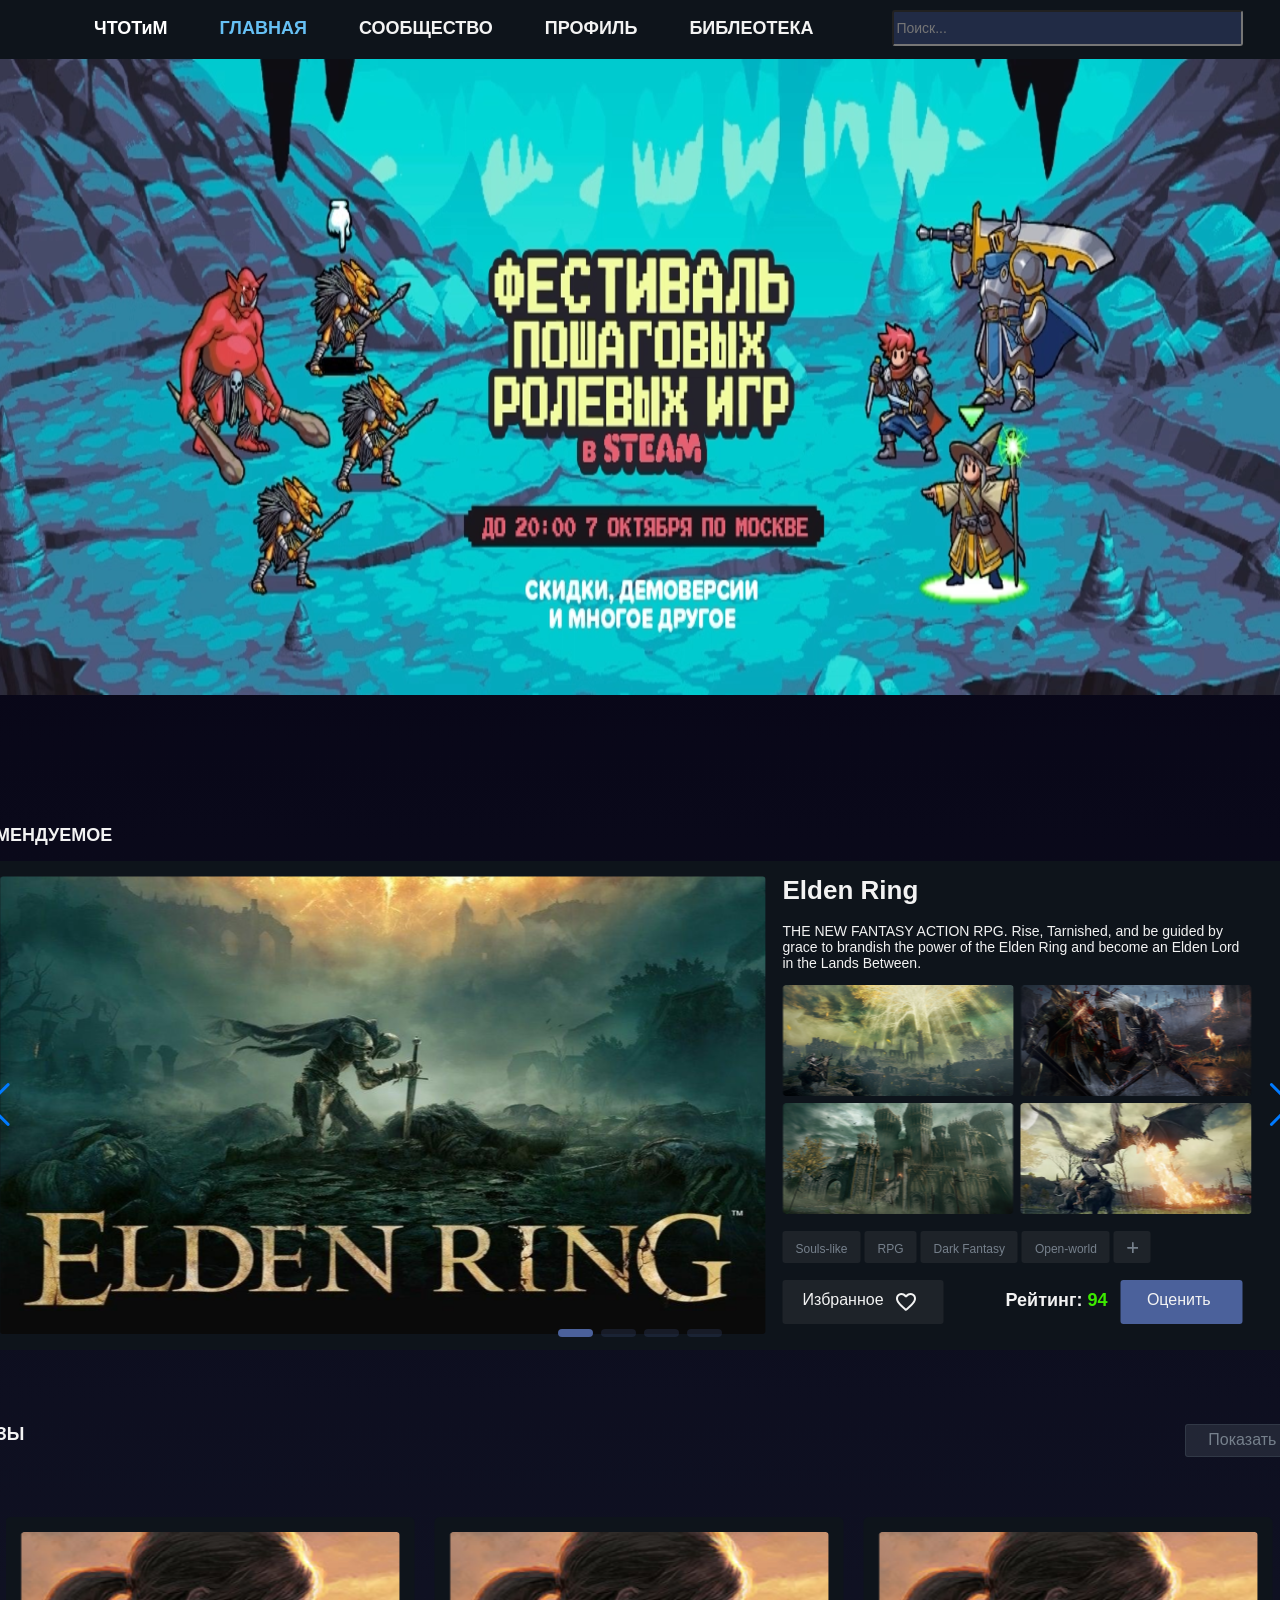
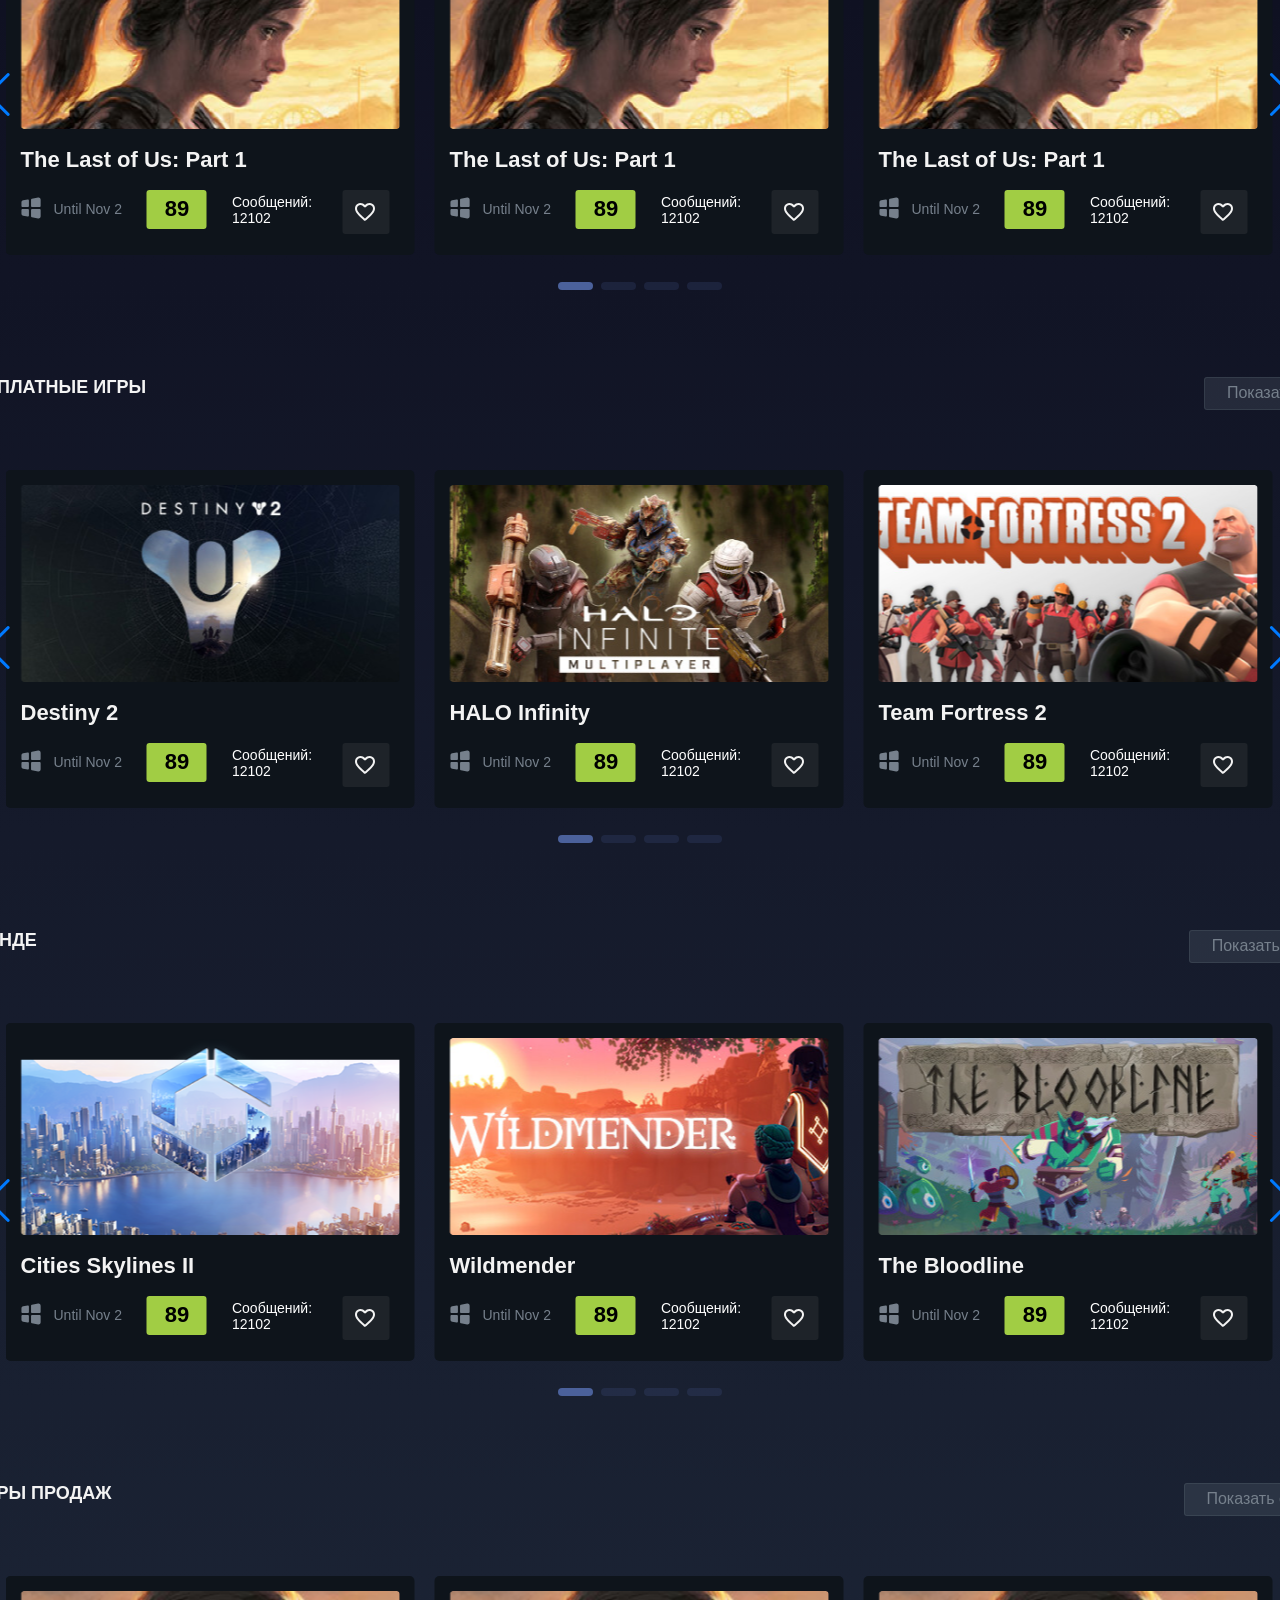
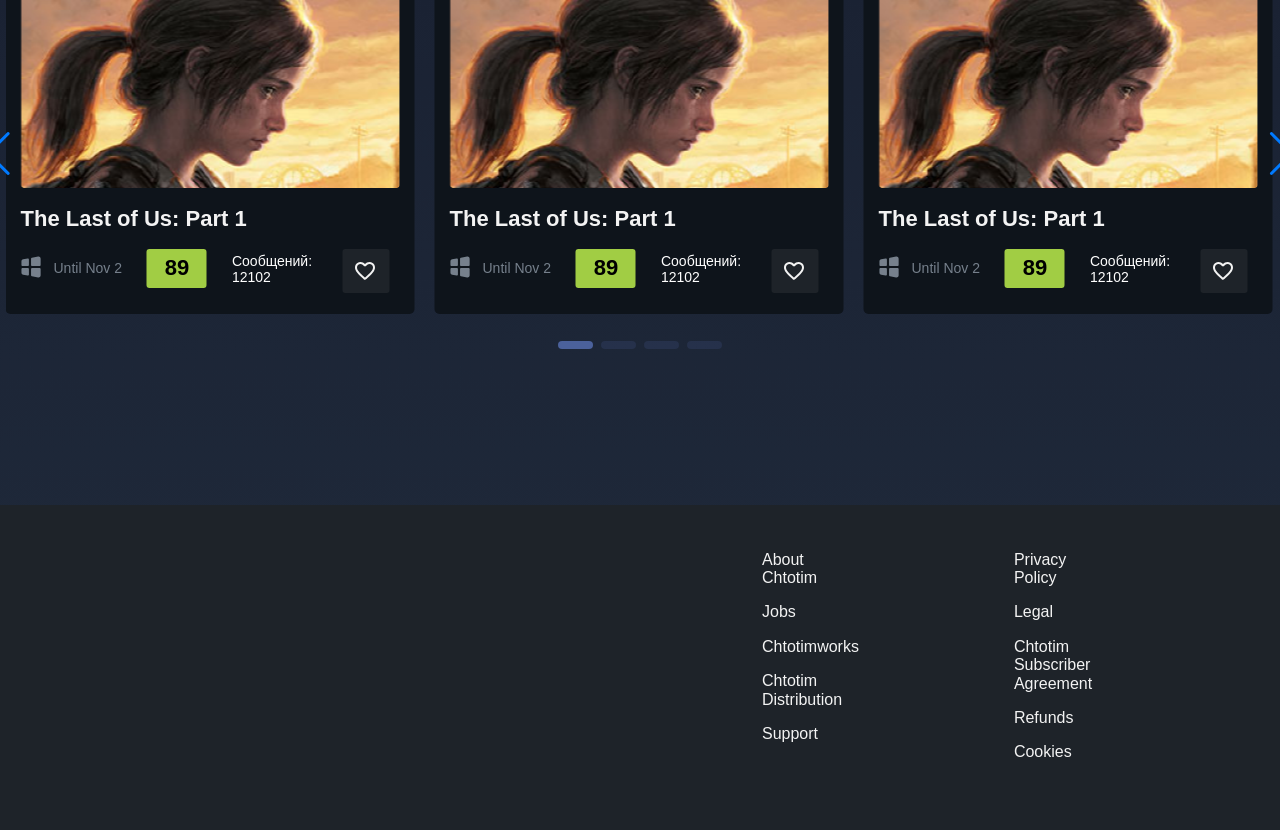
<file: index.html>
<!DOCTYPE html>
<html lang="en">

<head>
    <meta charset="UTF-8">
    <meta name="viewport" content="width=device-width, initial-scale=1.0">
    <title>Document</title>
    <link rel="stylesheet" href="https://cdn.jsdelivr.net/npm/swiper@11/swiper-bundle.min.css" />
    <link rel="stylesheet" href="./styles.css" />
    <link rel="stylesheet" href="./normalize.css" />
</head>

<body class="body">
    <header class="header">
        <div class="nav__container">
            <div class="logo">ЧТОТиМ</div>
            <a class="active__button" href='#'>ГЛАВНАЯ</a>
            <a class="static__button" href='#'>СООБЩЕСТВО</a>
            <a class="static__button" href='#'>ПРОФИЛЬ</a>
            <a class="static__button" href='#'>БИБЛЕОТЕКА</a>
        </div>
        <form class="header__form">
            <input class="header__search" type="search" placeholder="Поиск...">
        </form>
        <div class="buttons__container">
            <div class="button">
                <div class="tracking__button--image"></div>
            </div>
            <div class="button"></button>
                <div class="notification__button--image"></div>
            </div>
            <div class="profile__button"></button>
                <div class="profile__button--image"></div>
                <div class="profile__button--user-name">exam name</div>
                <div class="profile__rating--container">
                    <div class="profile__button--rating-dynamic">4.25</div>
                    <div class="profile__button--rating-static">/5</div>
                </div>
            </div>
        </div>
    </header>

    <main class="main">
        <div class="main__picture"></div>
        <h2 class="title__rec">РЕКОМЕНДУЕМОЕ</h2>
        <div class="swiper">
            <!-- Additional required wrapper -->
            <div class="swiper-wrapper">
                <a href="./game.html" style="display: block;">
                    <div class="swiper-slide rec__slide">
                        <div class="slide__image"></div>
                        <div class="slide__container">
                            <h1 class="title__slide">Elden Ring</h1>
                            <p class="slide__text">THE NEW FANTASY ACTION RPG. Rise, Tarnished, and be guided by grace
                                to
                                brandish the power of the Elden Ring and become an Elden Lord in the Lands Between.
                            </p>
                            <div class="grid__container">
                                <div class="grid__elem--1"></div>
                                <div class="grid__elem--2"></div>
                                <div class="grid__elem--3"></div>
                                <div class="grid__elem--4"></div>
                            </div>
                            <div class="style__container">
                                <div class="style__block">
                                    <p class="style__name">Souls-like</p>
                                </div>
                                <div class="style__block">
                                    <p class="style__name">RPG</p>
                                </div>
                                <div class="style__block">
                                    <p class="style__name">Dark Fantasy</p>
                                </div>
                                <div class="style__block">
                                    <p class="style__name">Open-world</p>
                                </div>
                                <div class="style__block">
                                    <div class="style__add"></div>
                                </div>
                            </div>
                            <div class="slide__footer--container">
                                <div class="slide__favorite--button">
                                    <div class="favorite__text">Избранное</div>
                                    <div class="favorite__icon"></div>
                                </div>
                                <div class="slide__rating">Рейтинг:</div>
                                <div class="slide__rating--dynamic">94</div>
                                <div class="slide__button--review">
                                    <div class="review__text">Оценить</div>
                                </div>
                            </div>
                        </div>
                    </div>
                </a>
                <div class="swiper-slide rec__slide">
                    <div class="slide__image"></div>
                    <div class="slide__container">
                        <h1 class="title__slide">Elden Ring</h1>
                        <p class="slide__text">THE NEW FANTASY ACTION RPG. Rise, Tarnished, and be guided by grace to
                            brandish the power of the Elden Ring and become an Elden Lord in the Lands Between.
                        </p>
                        <div class="grid__container">
                            <div class="grid__elem--1"></div>
                            <div class="grid__elem--2"></div>
                            <div class="grid__elem--3"></div>
                            <div class="grid__elem--4"></div>
                        </div>
                        <div class="style__container">
                            <div class="style__block">
                                <p class="style__name">Souls-like</p>
                            </div>
                            <div class="style__block">
                                <p class="style__name">RPG</p>
                            </div>
                            <div class="style__block">
                                <p class="style__name">Dark Fantasy</p>
                            </div>
                            <div class="style__block">
                                <p class="style__name">Open-world</p>
                            </div>
                            <div class="style__block">
                                <div class="style__add"></div>
                            </div>
                        </div>
                        <div class="slide__footer--container">
                            <div class="slide__favorite--button">
                                <div class="favorite__text">Избранное</div>
                                <div class="favorite__icon"></div>
                            </div>
                            <div class="slide__rating">Рейтинг:</div>
                            <div class="slide__rating--dynamic">94</div>
                            <div class="slide__button--review">
                                <div class="review__text">Оценить</div>
                            </div>
                        </div>
                    </div>
                </div>

                <div class="swiper-slide rec__slide">
                    <div class="slide__image"></div>
                    <div class="slide__container">
                        <h1 class="title__slide">Elden Ring</h1>
                        <p class="slide__text">THE NEW FANTASY ACTION RPG. Rise, Tarnished, and be guided by grace to
                            brandish the power of the Elden Ring and become an Elden Lord in the Lands Between.
                        </p>
                        <div class="grid__container">
                            <div class="grid__elem--1"></div>
                            <div class="grid__elem--2"></div>
                            <div class="grid__elem--3"></div>
                            <div class="grid__elem--4"></div>
                        </div>
                        <div class="style__container">
                            <div class="style__block">
                                <p class="style__name">Souls-like</p>
                            </div>
                            <div class="style__block">
                                <p class="style__name">RPG</p>
                            </div>
                            <div class="style__block">
                                <p class="style__name">Dark Fantasy</p>
                            </div>
                            <div class="style__block">
                                <p class="style__name">Open-world</p>
                            </div>
                            <div class="style__block">
                                <div class="style__add"></div>
                            </div>
                        </div>
                        <div class="slide__footer--container">
                            <div class="slide__favorite--button">
                                <div class="favorite__text">Избранное</div>
                                <div class="favorite__icon"></div>
                            </div>
                            <div class="slide__rating">Рейтинг:</div>
                            <div class="slide__rating--dynamic">94</div>
                            <div class="slide__button--review">
                                <div class="review__text">Оценить</div>
                            </div>
                        </div>
                    </div>
                </div>

                <div class="swiper-slide rec__slide">
                    <div class="slide__image"></div>
                    <div class="slide__container">
                        <h1 class="title__slide">Elden Ring</h1>
                        <p class="slide__text">THE NEW FANTASY ACTION RPG. Rise, Tarnished, and be guided by grace to
                            brandish the power of the Elden Ring and become an Elden Lord in the Lands Between.
                        </p>
                        <div class="grid__container">
                            <div class="grid__elem--1"></div>
                            <div class="grid__elem--2"></div>
                            <div class="grid__elem--3"></div>
                            <div class="grid__elem--4"></div>
                        </div>
                        <div class="style__container">
                            <div class="style__block">
                                <p class="style__name">Souls-like</p>
                            </div>
                            <div class="style__block">
                                <p class="style__name">RPG</p>
                            </div>
                            <div class="style__block">
                                <p class="style__name">Dark Fantasy</p>
                            </div>
                            <div class="style__block">
                                <p class="style__name">Open-world</p>
                            </div>
                            <div class="style__block">
                                <div class="style__add"></div>
                            </div>
                        </div>
                        <div class="slide__footer--container">
                            <div class="slide__favorite--button">
                                <div class="favorite__text">Избранное</div>
                                <div class="favorite__icon"></div>
                            </div>
                            <div class="slide__rating">Рейтинг:</div>
                            <div class="slide__rating--dynamic">94</div>
                            <div class="slide__button--review">
                                <div class="review__text">Оценить</div>
                            </div>
                        </div>
                    </div>
                </div>

                <div class="swiper-slide rec__slide">
                    <div class="slide__image"></div>
                    <div class="slide__container">
                        <h1 class="title__slide">Elden Ring</h1>
                        <p class="slide__text">THE NEW FANTASY ACTION RPG. Rise, Tarnished, and be guided by grace to
                            brandish the power of the Elden Ring and become an Elden Lord in the Lands Between.
                        </p>
                        <div class="grid__container">
                            <div class="grid__elem--1"></div>
                            <div class="grid__elem--2"></div>
                            <div class="grid__elem--3"></div>
                            <div class="grid__elem--4"></div>
                        </div>
                        <div class="style__container">
                            <div class="style__block">
                                <p class="style__name">Souls-like</p>
                            </div>
                            <div class="style__block">
                                <p class="style__name">RPG</p>
                            </div>
                            <div class="style__block">
                                <p class="style__name">Dark Fantasy</p>
                            </div>
                            <div class="style__block">
                                <p class="style__name">Open-world</p>
                            </div>
                            <div class="style__block">
                                <div class="style__add"></div>
                            </div>
                        </div>
                        <div class="slide__footer--container">
                            <div class="slide__favorite--button">
                                <div class="favorite__text">Избранное</div>
                                <div class="favorite__icon"></div>
                            </div>
                            <div class="slide__rating">Рейтинг:</div>
                            <div class="slide__rating--dynamic">94</div>
                            <div class="slide__button--review">
                                <div class="review__text">Оценить</div>
                            </div>
                        </div>
                    </div>
                </div>

            </div>
            <!-- If we need pagination -->
            <div class="swiper-pagination pagination"></div>

            <!-- If we need navigation buttons -->
            <div class="swiper-button-prev"></div>
            <div class="swiper-button-next"></div>

            <!-- If we need scrollbar -->
        </div>

        <div class="container__release">
            <div class="title__release">РЕЛИЗЫ</div>
            <button id='loadMore' class="show-more">Показать еще</button>
        </div>
        <!-- Slider main container -->
        <div id="item" class="swiper main__swiper">
            <!-- Additional required wrapper -->
            <div class="swiper-wrapper release-wrapper">
                <!-- Slides -->
                <div class="swiper-slide release__slide">
                    <div class="item__card">
                        <div class="card__image"></div>
                        <div class="card__name">The Last of Us: Part 1</div>
                        <div class="card__elem--container">
                            <div class="win__logo"></div>
                            <div class="release-date">Until Nov 2</div>
                            <div class="rating__block">
                                <div class="rating__number">89</div>
                            </div>
                            <div class="message-count">Сообщений: 12102</div>
                            <div class="slide__favorite--button--small">
                                <div class="favorite__icon"></div>
                            </div>
                        </div>
                    </div>
                    <div class="item__card">
                        <div class="card__image"></div>
                        <div class="card__name">The Last of Us: Part 1</div>
                        <div class="card__elem--container">
                            <div class="win__logo"></div>
                            <div class="release-date">Until Nov 2</div>
                            <div class="rating__block">
                                <div class="rating__number">89</div>
                            </div>
                            <div class="message-count">Сообщений: 12102</div>
                            <div class="slide__favorite--button--small">
                                <div class="favorite__icon"></div>
                            </div>
                        </div>
                    </div>
                    <div class="item__card">
                        <div class="card__image"></div>
                        <div class="card__name">The Last of Us: Part 1</div>
                        <div class="card__elem--container">
                            <div class="win__logo"></div>
                            <div class="release-date">Until Nov 2</div>
                            <div class="rating__block">
                                <div class="rating__number">89</div>
                            </div>
                            <div class="message-count">Сообщений: 12102</div>
                            <div class="slide__favorite--button--small">
                                <div class="favorite__icon"></div>
                            </div>
                        </div>
                    </div>

                </div>
                <div class="swiper-slide release__slide">
                    <div class="item__card">
                        <div class="card__image"></div>
                        <div class="card__name">The Last of Us: Part 1</div>
                        <div class="card__elem--container">
                            <div class="win__logo"></div>
                            <div class="release-date">Until Nov 2</div>
                            <div class="rating__block">
                                <div class="rating__number">89</div>
                            </div>
                            <div class="message-count">Сообщений: 12102</div>
                            <div class="slide__favorite--button--small">
                                <div class="favorite__icon"></div>
                            </div>
                        </div>
                    </div>
                    <div class="item__card">
                        <div class="card__image"></div>
                        <div class="card__name">The Last of Us: Part 1</div>
                        <div class="card__elem--container">
                            <div class="win__logo"></div>
                            <div class="release-date">Until Nov 2</div>
                            <div class="rating__block">
                                <div class="rating__number">89</div>
                            </div>
                            <div class="message-count">Сообщений: 12102</div>
                            <div class="slide__favorite--button--small">
                                <div class="favorite__icon"></div>
                            </div>
                        </div>
                    </div>
                    <div class="item__card">
                        <div class="card__image"></div>
                        <div class="card__name">The Last of Us: Part 1</div>
                        <div class="card__elem--container">
                            <div class="win__logo"></div>
                            <div class="release-date">Until Nov 2</div>
                            <div class="rating__block">
                                <div class="rating__number">89</div>
                            </div>
                            <div class="message-count">Сообщений: 12102</div>
                            <div class="slide__favorite--button--small">
                                <div class="favorite__icon"></div>
                            </div>
                        </div>
                    </div>

                </div>
                <div class="swiper-slide release__slide">
                    <div class="item__card">
                        <div class="card__image"></div>
                        <div class="card__name">The Last of Us: Part 1</div>
                        <div class="card__elem--container">
                            <div class="win__logo"></div>
                            <div class="release-date">Until Nov 2</div>
                            <div class="rating__block">
                                <div class="rating__number">89</div>
                            </div>
                            <div class="message-count">Сообщений: 12102</div>
                            <div class="slide__favorite--button--small">
                                <div class="favorite__icon"></div>
                            </div>
                        </div>
                    </div>
                    <div class="item__card">
                        <div class="card__image"></div>
                        <div class="card__name">The Last of Us: Part 1</div>
                        <div class="card__elem--container">
                            <div class="win__logo"></div>
                            <div class="release-date">Until Nov 2</div>
                            <div class="rating__block">
                                <div class="rating__number">89</div>
                            </div>
                            <div class="message-count">Сообщений: 12102</div>
                            <div class="slide__favorite--button--small">
                                <div class="favorite__icon"></div>
                            </div>
                        </div>
                    </div>
                    <div class="item__card">
                        <div class="card__image"></div>
                        <div class="card__name">The Last of Us: Part 1</div>
                        <div class="card__elem--container">
                            <div class="win__logo"></div>
                            <div class="release-date">Until Nov 2</div>
                            <div class="rating__block">
                                <div class="rating__number">89</div>
                            </div>
                            <div class="message-count">Сообщений: 12102</div>
                            <div class="slide__favorite--button--small">
                                <div class="favorite__icon"></div>
                            </div>
                        </div>
                    </div>

                </div>
                <div class="swiper-slide release__slide">
                    <div class="item__card">
                        <div class="card__image"></div>
                        <div class="card__name">The Last of Us: Part 1</div>
                        <div class="card__elem--container">
                            <div class="win__logo"></div>
                            <div class="release-date">Until Nov 2</div>
                            <div class="rating__block">
                                <div class="rating__number">89</div>
                            </div>
                            <div class="message-count">Сообщений: 12102</div>
                            <div class="slide__favorite--button--small">
                                <div class="favorite__icon"></div>
                            </div>
                        </div>
                    </div>
                    <div class="item__card">
                        <div class="card__image"></div>
                        <div class="card__name">The Last of Us: Part 1</div>
                        <div class="card__elem--container">
                            <div class="win__logo"></div>
                            <div class="release-date">Until Nov 2</div>
                            <div class="rating__block">
                                <div class="rating__number">89</div>
                            </div>
                            <div class="message-count">Сообщений: 12102</div>
                            <div class="slide__favorite--button--small">
                                <div class="favorite__icon"></div>
                            </div>
                        </div>
                    </div>
                    <div class="item__card">
                        <div class="card__image"></div>
                        <div class="card__name">The Last of Us: Part 1</div>
                        <div class="card__elem--container">
                            <div class="win__logo"></div>
                            <div class="release-date">Until Nov 2</div>
                            <div class="rating__block">
                                <div class="rating__number">89</div>
                            </div>
                            <div class="message-count">Сообщений: 12102</div>
                            <div class="slide__favorite--button--small">
                                <div class="favorite__icon"></div>
                            </div>
                        </div>
                    </div>

                </div>

                ...
            </div>
            <!-- If we need pagination -->
            <div class="swiper-pagination"></div>

            <!-- If we need navigation buttons -->
            <div class="swiper-button-prev"></div>
            <div class="swiper-button-next"></div>

        </div>
        <div class="second-slider" style="display: none;">
            <div id="item" class="swiper main__swiper">
                <!-- Additional required wrapper -->
                <div class="swiper-wrapper release-wrapper">
                    <!-- Slides -->
                    <div class="swiper-slide release__slide">
                        <div class="item__card">
                            <div class="card__image"></div>
                            <div class="card__name">The Last of Us: Part 1</div>
                            <div class="card__elem--container">
                                <div class="win__logo"></div>
                                <div class="release-date">Until Nov 2</div>
                                <div class="rating__block">
                                    <div class="rating__number">89</div>
                                </div>
                                <div class="message-count">Сообщений: 12102</div>
                                <div class="slide__favorite--button--small">
                                    <div class="favorite__icon"></div>
                                </div>
                            </div>
                        </div>
                        <div class="item__card">
                            <div class="card__image"></div>
                            <div class="card__name">The Last of Us: Part 1</div>
                            <div class="card__elem--container">
                                <div class="win__logo"></div>
                                <div class="release-date">Until Nov 2</div>
                                <div class="rating__block">
                                    <div class="rating__number">89</div>
                                </div>
                                <div class="message-count">Сообщений: 12102</div>
                                <div class="slide__favorite--button--small">
                                    <div class="favorite__icon"></div>
                                </div>
                            </div>
                        </div>
                        <div class="item__card">
                            <div class="card__image"></div>
                            <div class="card__name">The Last of Us: Part 1</div>
                            <div class="card__elem--container">
                                <div class="win__logo"></div>
                                <div class="release-date">Until Nov 2</div>
                                <div class="rating__block">
                                    <div class="rating__number">89</div>
                                </div>
                                <div class="message-count">Сообщений: 12102</div>
                                <div class="slide__favorite--button--small">
                                    <div class="favorite__icon"></div>
                                </div>
                            </div>
                        </div>

                    </div>
                    <div class="swiper-slide release__slide">
                        <div class="item__card">
                            <div class="card__image"></div>
                            <div class="card__name">The Last of Us: Part 1</div>
                            <div class="card__elem--container">
                                <div class="win__logo"></div>
                                <div class="release-date">Until Nov 2</div>
                                <div class="rating__block">
                                    <div class="rating__number">89</div>
                                </div>
                                <div class="message-count">Сообщений: 12102</div>
                                <div class="slide__favorite--button--small">
                                    <div class="favorite__icon"></div>
                                </div>
                            </div>
                        </div>
                        <div class="item__card">
                            <div class="card__image"></div>
                            <div class="card__name">The Last of Us: Part 1</div>
                            <div class="card__elem--container">
                                <div class="win__logo"></div>
                                <div class="release-date">Until Nov 2</div>
                                <div class="rating__block">
                                    <div class="rating__number">89</div>
                                </div>
                                <div class="message-count">Сообщений: 12102</div>
                                <div class="slide__favorite--button--small">
                                    <div class="favorite__icon"></div>
                                </div>
                            </div>
                        </div>
                        <div class="item__card">
                            <div class="card__image"></div>
                            <div class="card__name">The Last of Us: Part 1</div>
                            <div class="card__elem--container">
                                <div class="win__logo"></div>
                                <div class="release-date">Until Nov 2</div>
                                <div class="rating__block">
                                    <div class="rating__number">89</div>
                                </div>
                                <div class="message-count">Сообщений: 12102</div>
                                <div class="slide__favorite--button--small">
                                    <div class="favorite__icon"></div>
                                </div>
                            </div>
                        </div>

                    </div>
                    <div class="swiper-slide release__slide">
                        <div class="item__card">
                            <div class="card__image"></div>
                            <div class="card__name">The Last of Us: Part 1</div>
                            <div class="card__elem--container">
                                <div class="win__logo"></div>
                                <div class="release-date">Until Nov 2</div>
                                <div class="rating__block">
                                    <div class="rating__number">89</div>
                                </div>
                                <div class="message-count">Сообщений: 12102</div>
                                <div class="slide__favorite--button--small">
                                    <div class="favorite__icon"></div>
                                </div>
                            </div>
                        </div>
                        <div class="item__card">
                            <div class="card__image"></div>
                            <div class="card__name">The Last of Us: Part 1</div>
                            <div class="card__elem--container">
                                <div class="win__logo"></div>
                                <div class="release-date">Until Nov 2</div>
                                <div class="rating__block">
                                    <div class="rating__number">89</div>
                                </div>
                                <div class="message-count">Сообщений: 12102</div>
                                <div class="slide__favorite--button--small">
                                    <div class="favorite__icon"></div>
                                </div>
                            </div>
                        </div>
                        <div class="item__card">
                            <div class="card__image"></div>
                            <div class="card__name">The Last of Us: Part 1</div>
                            <div class="card__elem--container">
                                <div class="win__logo"></div>
                                <div class="release-date">Until Nov 2</div>
                                <div class="rating__block">
                                    <div class="rating__number">89</div>
                                </div>
                                <div class="message-count">Сообщений: 12102</div>
                                <div class="slide__favorite--button--small">
                                    <div class="favorite__icon"></div>
                                </div>
                            </div>
                        </div>

                    </div>
                    <div class="swiper-slide release__slide">
                        <div class="item__card">
                            <div class="card__image"></div>
                            <div class="card__name">The Last of Us: Part 1</div>
                            <div class="card__elem--container">
                                <div class="win__logo"></div>
                                <div class="release-date">Until Nov 2</div>
                                <div class="rating__block">
                                    <div class="rating__number">89</div>
                                </div>
                                <div class="message-count">Сообщений: 12102</div>
                                <div class="slide__favorite--button--small">
                                    <div class="favorite__icon"></div>
                                </div>
                            </div>
                        </div>
                        <div class="item__card">
                            <div class="card__image"></div>
                            <div class="card__name">The Last of Us: Part 1</div>
                            <div class="card__elem--container">
                                <div class="win__logo"></div>
                                <div class="release-date">Until Nov 2</div>
                                <div class="rating__block">
                                    <div class="rating__number">89</div>
                                </div>
                                <div class="message-count">Сообщений: 12102</div>
                                <div class="slide__favorite--button--small">
                                    <div class="favorite__icon"></div>
                                </div>
                            </div>
                        </div>
                        <div class="item__card">
                            <div class="card__image"></div>
                            <div class="card__name">The Last of Us: Part 1</div>
                            <div class="card__elem--container">
                                <div class="win__logo"></div>
                                <div class="release-date">Until Nov 2</div>
                                <div class="rating__block">
                                    <div class="rating__number">89</div>
                                </div>
                                <div class="message-count">Сообщений: 12102</div>
                                <div class="slide__favorite--button--small">
                                    <div class="favorite__icon"></div>
                                </div>
                            </div>
                        </div>

                    </div>

                    ...
                </div>
                <!-- If we need pagination -->
                <div class="swiper-pagination"></div>

                <!-- If we need navigation buttons -->
                <div class="swiper-button-prev"></div>
                <div class="swiper-button-next"></div>

            </div>
        </div>

        <div class="container__free">
            <div class="title__release">БЕССПЛАТНЫЕ ИГРЫ</div>
            <button id='loadMore1' class="show-more">Показать еще</button>
        </div>


        <div class="swiper main__swiper">
            <!-- Additional required wrapper -->
            <div class="swiper-wrapper release-wrapper">
                <!-- Slides -->
                <div class="swiper-slide release__slide">
                    <div class="item__card">
                        <div class="card__image--D2"></div>
                        <div class="card__name">Destiny 2</div>
                        <div class="card__elem--container">
                            <div class="win__logo"></div>
                            <div class="release-date">Until Nov 2</div>
                            <div class="rating__block">
                                <div class="rating__number">89</div>
                            </div>
                            <div class="message-count">Сообщений: 12102</div>
                            <div class="slide__favorite--button--small">
                                <div class="favorite__icon"></div>
                            </div>
                        </div>
                    </div>
                    <div class="item__card">
                        <div class="card__image--HI"></div>
                        <div class="card__name">HALO Infinity</div>
                        <div class="card__elem--container">
                            <div class="win__logo"></div>
                            <div class="release-date">Until Nov 2</div>
                            <div class="rating__block">
                                <div class="rating__number">89</div>
                            </div>
                            <div class="message-count">Сообщений: 12102</div>
                            <div class="slide__favorite--button--small">
                                <div class="favorite__icon"></div>
                            </div>
                        </div>
                    </div>
                    <div class="item__card">
                        <div class="card__image--TF2"></div>
                        <div class="card__name">Team Fortress 2</div>
                        <div class="card__elem--container">
                            <div class="win__logo"></div>
                            <div class="release-date">Until Nov 2</div>
                            <div class="rating__block">
                                <div class="rating__number">89</div>
                            </div>
                            <div class="message-count">Сообщений: 12102</div>
                            <div class="slide__favorite--button--small">
                                <div class="favorite__icon"></div>
                            </div>
                        </div>
                    </div>
                </div>
                <div class="swiper-slide release__slide">
                    <div class="item__card">
                        <div class="card__image--D2"></div>
                        <div class="card__name">Destiny 2</div>
                        <div class="card__elem--container">
                            <div class="win__logo"></div>
                            <div class="release-date">Until Nov 2</div>
                            <div class="rating__block">
                                <div class="rating__number">89</div>
                            </div>
                            <div class="message-count">Сообщений: 12102</div>
                            <div class="slide__favorite--button--small">
                                <div class="favorite__icon"></div>
                            </div>
                        </div>
                    </div>
                    <div class="item__card">
                        <div class="card__image--HI"></div>
                        <div class="card__name">HALO Infinity</div>
                        <div class="card__elem--container">
                            <div class="win__logo"></div>
                            <div class="release-date">Until Nov 2</div>
                            <div class="rating__block">
                                <div class="rating__number">89</div>
                            </div>
                            <div class="message-count">Сообщений: 12102</div>
                            <div class="slide__favorite--button--small">
                                <div class="favorite__icon"></div>
                            </div>
                        </div>
                    </div>
                    <div class="item__card">
                        <div class="card__image--TF2"></div>
                        <div class="card__name">Team Fortress 2</div>
                        <div class="card__elem--container">
                            <div class="win__logo"></div>
                            <div class="release-date">Until Nov 2</div>
                            <div class="rating__block">
                                <div class="rating__number">89</div>
                            </div>
                            <div class="message-count">Сообщений: 12102</div>
                            <div class="slide__favorite--button--small">
                                <div class="favorite__icon"></div>
                            </div>
                        </div>
                    </div>

                </div>
                <div class="swiper-slide release__slide">
                    <div class="item__card">
                        <div class="card__image--D2"></div>
                        <div class="card__name">Destiny 2</div>
                        <div class="card__elem--container">
                            <div class="win__logo"></div>
                            <div class="release-date">Until Nov 2</div>
                            <div class="rating__block">
                                <div class="rating__number">89</div>
                            </div>
                            <div class="message-count">Сообщений: 12102</div>
                            <div class="slide__favorite--button--small">
                                <div class="favorite__icon"></div>
                            </div>
                        </div>
                    </div>
                    <div class="item__card">
                        <div class="card__image--HI"></div>
                        <div class="card__name">HALO Infinity</div>
                        <div class="card__elem--container">
                            <div class="win__logo"></div>
                            <div class="release-date">Until Nov 2</div>
                            <div class="rating__block">
                                <div class="rating__number">89</div>
                            </div>
                            <div class="message-count">Сообщений: 12102</div>
                            <div class="slide__favorite--button--small">
                                <div class="favorite__icon"></div>
                            </div>
                        </div>
                    </div>
                    <div class="item__card">
                        <div class="card__image--TF2"></div>
                        <div class="card__name">Team Fortress 2</div>
                        <div class="card__elem--container">
                            <div class="win__logo"></div>
                            <div class="release-date">Until Nov 2</div>
                            <div class="rating__block">
                                <div class="rating__number">89</div>
                            </div>
                            <div class="message-count">Сообщений: 12102</div>
                            <div class="slide__favorite--button--small">
                                <div class="favorite__icon"></div>
                            </div>
                        </div>
                    </div>

                </div>
                <div class="swiper-slide release__slide">
                    <div class="item__card">
                        <div class="card__image--D2"></div>
                        <div class="card__name">Destiny 2</div>
                        <div class="card__elem--container">
                            <div class="win__logo"></div>
                            <div class="release-date">Until Nov 2</div>
                            <div class="rating__block">
                                <div class="rating__number">89</div>
                            </div>
                            <div class="message-count">Сообщений: 12102</div>
                            <div class="slide__favorite--button--small">
                                <div class="favorite__icon"></div>
                            </div>
                        </div>
                    </div>
                    <div class="item__card">
                        <div class="card__image--HI"></div>
                        <div class="card__name">HALO Infinity</div>
                        <div class="card__elem--container">
                            <div class="win__logo"></div>
                            <div class="release-date">Until Nov 2</div>
                            <div class="rating__block">
                                <div class="rating__number">89</div>
                            </div>
                            <div class="message-count">Сообщений: 12102</div>
                            <div class="slide__favorite--button--small">
                                <div class="favorite__icon"></div>
                            </div>
                        </div>
                    </div>
                    <div class="item__card">
                        <div class="card__image--TF2"></div>
                        <div class="card__name">Team Fortress 2</div>
                        <div class="card__elem--container">
                            <div class="win__logo"></div>
                            <div class="release-date">Until Nov 2</div>
                            <div class="rating__block">
                                <div class="rating__number">89</div>
                            </div>
                            <div class="message-count">Сообщений: 12102</div>
                            <div class="slide__favorite--button--small">
                                <div class="favorite__icon"></div>
                            </div>
                        </div>
                    </div>

                </div>
                ...
            </div>
            <!-- If we need pagination -->
            <div class="swiper-pagination"></div>

            <!-- If we need navigation buttons -->
            <div class="swiper-button-prev"></div>
            <div class="swiper-button-next"></div>
        </div>
        <div class="third-slider" style="display: none;">
            <div class="swiper main__swiper">
                <!-- Additional required wrapper -->
                <div class="swiper-wrapper release-wrapper">
                    <!-- Slides -->
                    <div class="swiper-slide release__slide">
                        <div class="item__card">
                            <div class="card__image--D2"></div>
                            <div class="card__name">Destiny 2</div>
                            <div class="card__elem--container">
                                <div class="win__logo"></div>
                                <div class="release-date">Until Nov 2</div>
                                <div class="rating__block">
                                    <div class="rating__number">89</div>
                                </div>
                                <div class="message-count">Сообщений: 12102</div>
                                <div class="slide__favorite--button--small">
                                    <div class="favorite__icon"></div>
                                </div>
                            </div>
                        </div>
                        <div class="item__card">
                            <div class="card__image--HI"></div>
                            <div class="card__name">HALO Infinity</div>
                            <div class="card__elem--container">
                                <div class="win__logo"></div>
                                <div class="release-date">Until Nov 2</div>
                                <div class="rating__block">
                                    <div class="rating__number">89</div>
                                </div>
                                <div class="message-count">Сообщений: 12102</div>
                                <div class="slide__favorite--button--small">
                                    <div class="favorite__icon"></div>
                                </div>
                            </div>
                        </div>
                        <div class="item__card">
                            <div class="card__image--TF2"></div>
                            <div class="card__name">Team Fortress 2</div>
                            <div class="card__elem--container">
                                <div class="win__logo"></div>
                                <div class="release-date">Until Nov 2</div>
                                <div class="rating__block">
                                    <div class="rating__number">89</div>
                                </div>
                                <div class="message-count">Сообщений: 12102</div>
                                <div class="slide__favorite--button--small">
                                    <div class="favorite__icon"></div>
                                </div>
                            </div>
                        </div>
                    </div>
                    <div class="swiper-slide release__slide">
                        <div class="item__card">
                            <div class="card__image--D2"></div>
                            <div class="card__name">Destiny 2</div>
                            <div class="card__elem--container">
                                <div class="win__logo"></div>
                                <div class="release-date">Until Nov 2</div>
                                <div class="rating__block">
                                    <div class="rating__number">89</div>
                                </div>
                                <div class="message-count">Сообщений: 12102</div>
                                <div class="slide__favorite--button--small">
                                    <div class="favorite__icon"></div>
                                </div>
                            </div>
                        </div>
                        <div class="item__card">
                            <div class="card__image--HI"></div>
                            <div class="card__name">HALO Infinity</div>
                            <div class="card__elem--container">
                                <div class="win__logo"></div>
                                <div class="release-date">Until Nov 2</div>
                                <div class="rating__block">
                                    <div class="rating__number">89</div>
                                </div>
                                <div class="message-count">Сообщений: 12102</div>
                                <div class="slide__favorite--button--small">
                                    <div class="favorite__icon"></div>
                                </div>
                            </div>
                        </div>
                        <div class="item__card">
                            <div class="card__image--TF2"></div>
                            <div class="card__name">Team Fortress 2</div>
                            <div class="card__elem--container">
                                <div class="win__logo"></div>
                                <div class="release-date">Until Nov 2</div>
                                <div class="rating__block">
                                    <div class="rating__number">89</div>
                                </div>
                                <div class="message-count">Сообщений: 12102</div>
                                <div class="slide__favorite--button--small">
                                    <div class="favorite__icon"></div>
                                </div>
                            </div>
                        </div>

                    </div>
                    <div class="swiper-slide release__slide">
                        <div class="item__card">
                            <div class="card__image--D2"></div>
                            <div class="card__name">Destiny 2</div>
                            <div class="card__elem--container">
                                <div class="win__logo"></div>
                                <div class="release-date">Until Nov 2</div>
                                <div class="rating__block">
                                    <div class="rating__number">89</div>
                                </div>
                                <div class="message-count">Сообщений: 12102</div>
                                <div class="slide__favorite--button--small">
                                    <div class="favorite__icon"></div>
                                </div>
                            </div>
                        </div>
                        <div class="item__card">
                            <div class="card__image--HI"></div>
                            <div class="card__name">HALO Infinity</div>
                            <div class="card__elem--container">
                                <div class="win__logo"></div>
                                <div class="release-date">Until Nov 2</div>
                                <div class="rating__block">
                                    <div class="rating__number">89</div>
                                </div>
                                <div class="message-count">Сообщений: 12102</div>
                                <div class="slide__favorite--button--small">
                                    <div class="favorite__icon"></div>
                                </div>
                            </div>
                        </div>
                        <div class="item__card">
                            <div class="card__image--TF2"></div>
                            <div class="card__name">Team Fortress 2</div>
                            <div class="card__elem--container">
                                <div class="win__logo"></div>
                                <div class="release-date">Until Nov 2</div>
                                <div class="rating__block">
                                    <div class="rating__number">89</div>
                                </div>
                                <div class="message-count">Сообщений: 12102</div>
                                <div class="slide__favorite--button--small">
                                    <div class="favorite__icon"></div>
                                </div>
                            </div>
                        </div>

                    </div>
                    <div class="swiper-slide release__slide">
                        <div class="item__card">
                            <div class="card__image--D2"></div>
                            <div class="card__name">Destiny 2</div>
                            <div class="card__elem--container">
                                <div class="win__logo"></div>
                                <div class="release-date">Until Nov 2</div>
                                <div class="rating__block">
                                    <div class="rating__number">89</div>
                                </div>
                                <div class="message-count">Сообщений: 12102</div>
                                <div class="slide__favorite--button--small">
                                    <div class="favorite__icon"></div>
                                </div>
                            </div>
                        </div>
                        <div class="item__card">
                            <div class="card__image--HI"></div>
                            <div class="card__name">HALO Infinity</div>
                            <div class="card__elem--container">
                                <div class="win__logo"></div>
                                <div class="release-date">Until Nov 2</div>
                                <div class="rating__block">
                                    <div class="rating__number">89</div>
                                </div>
                                <div class="message-count">Сообщений: 12102</div>
                                <div class="slide__favorite--button--small">
                                    <div class="favorite__icon"></div>
                                </div>
                            </div>
                        </div>
                        <div class="item__card">
                            <div class="card__image--TF2"></div>
                            <div class="card__name">Team Fortress 2</div>
                            <div class="card__elem--container">
                                <div class="win__logo"></div>
                                <div class="release-date">Until Nov 2</div>
                                <div class="rating__block">
                                    <div class="rating__number">89</div>
                                </div>
                                <div class="message-count">Сообщений: 12102</div>
                                <div class="slide__favorite--button--small">
                                    <div class="favorite__icon"></div>
                                </div>
                            </div>
                        </div>

                    </div>
                    ...
                </div>
                <!-- If we need pagination -->
                <div class="swiper-pagination"></div>

                <!-- If we need navigation buttons -->
                <div class="swiper-button-prev"></div>
                <div class="swiper-button-next"></div>
            </div>
        </div>
        <div class="container__trand">
            <div class="title__release">В ТРЕНДЕ</div>
            <button id='loadMore2' class="show-more">Показать еще</button>
        </div>


        <div class="swiper main__swiper">
            <!-- Additional required wrapper -->
            <div class="swiper-wrapper release-wrapper">
                <!-- Slides -->
                <div class="swiper-slide release__slide">
                    <div class="item__card">
                        <div class="card__image--CS2"></div>
                        <div class="card__name">Cities Skylines II</div>
                        <div class="card__elem--container">
                            <div class="win__logo"></div>
                            <div class="release-date">Until Nov 2</div>
                            <div class="rating__block">
                                <div class="rating__number">89</div>
                            </div>
                            <div class="message-count">Сообщений: 12102</div>
                            <div class="slide__favorite--button--small">
                                <div class="favorite__icon"></div>
                            </div>
                        </div>
                    </div>
                    <div class="item__card">
                        <div class="card__image--WM"></div>
                        <div class="card__name">Wildmender</div>
                        <div class="card__elem--container">
                            <div class="win__logo"></div>
                            <div class="release-date">Until Nov 2</div>
                            <div class="rating__block">
                                <div class="rating__number">89</div>
                            </div>
                            <div class="message-count">Сообщений: 12102</div>
                            <div class="slide__favorite--button--small">
                                <div class="favorite__icon"></div>
                            </div>
                        </div>
                    </div>
                    <div class="item__card">
                        <div class="card__image--TB"></div>
                        <div class="card__name">The Bloodline</div>
                        <div class="card__elem--container">
                            <div class="win__logo"></div>
                            <div class="release-date">Until Nov 2</div>
                            <div class="rating__block">
                                <div class="rating__number">89</div>
                            </div>
                            <div class="message-count">Сообщений: 12102</div>
                            <div class="slide__favorite--button--small">
                                <div class="favorite__icon"></div>
                            </div>
                        </div>
                    </div>
                </div>
                <div class="swiper-slide release__slide">
                    <div class="item__card">
                        <div class="card__image--CS2"></div>
                        <div class="card__name">Cities Skylines II</div>
                        <div class="card__elem--container">
                            <div class="win__logo"></div>
                            <div class="release-date">Until Nov 2</div>
                            <div class="rating__block">
                                <div class="rating__number">89</div>
                            </div>
                            <div class="message-count">Сообщений: 12102</div>
                            <div class="slide__favorite--button--small">
                                <div class="favorite__icon"></div>
                            </div>
                        </div>
                    </div>
                    <div class="item__card">
                        <div class="card__image--WM"></div>
                        <div class="card__name">Wildmender</div>
                        <div class="card__elem--container">
                            <div class="win__logo"></div>
                            <div class="release-date">Until Nov 2</div>
                            <div class="rating__block">
                                <div class="rating__number">89</div>
                            </div>
                            <div class="message-count">Сообщений: 12102</div>
                            <div class="slide__favorite--button--small">
                                <div class="favorite__icon"></div>
                            </div>
                        </div>
                    </div>
                    <div class="item__card">
                        <div class="card__image--TB"></div>
                        <div class="card__name">The Bloodline</div>
                        <div class="card__elem--container">
                            <div class="win__logo"></div>
                            <div class="release-date">Until Nov 2</div>
                            <div class="rating__block">
                                <div class="rating__number">89</div>
                            </div>
                            <div class="message-count">Сообщений: 12102</div>
                            <div class="slide__favorite--button--small">
                                <div class="favorite__icon"></div>
                            </div>
                        </div>
                    </div>
                </div>
                <div class="swiper-slide release__slide">
                    <div class="item__card">
                        <div class="card__image--CS2"></div>
                        <div class="card__name">Cities Skylines II</div>
                        <div class="card__elem--container">
                            <div class="win__logo"></div>
                            <div class="release-date">Until Nov 2</div>
                            <div class="rating__block">
                                <div class="rating__number">89</div>
                            </div>
                            <div class="message-count">Сообщений: 12102</div>
                            <div class="slide__favorite--button--small">
                                <div class="favorite__icon"></div>
                            </div>
                        </div>
                    </div>
                    <div class="item__card">
                        <div class="card__image--WM"></div>
                        <div class="card__name">Wildmender</div>
                        <div class="card__elem--container">
                            <div class="win__logo"></div>
                            <div class="release-date">Until Nov 2</div>
                            <div class="rating__block">
                                <div class="rating__number">89</div>
                            </div>
                            <div class="message-count">Сообщений: 12102</div>
                            <div class="slide__favorite--button--small">
                                <div class="favorite__icon"></div>
                            </div>
                        </div>
                    </div>
                    <div class="item__card">
                        <div class="card__image--TB"></div>
                        <div class="card__name">The Bloodline</div>
                        <div class="card__elem--container">
                            <div class="win__logo"></div>
                            <div class="release-date">Until Nov 2</div>
                            <div class="rating__block">
                                <div class="rating__number">89</div>
                            </div>
                            <div class="message-count">Сообщений: 12102</div>
                            <div class="slide__favorite--button--small">
                                <div class="favorite__icon"></div>
                            </div>
                        </div>
                    </div>
                </div>
                <div class="swiper-slide release__slide">
                    <div class="item__card">
                        <div class="card__image--CS2"></div>
                        <div class="card__name">Cities Skylines II</div>
                        <div class="card__elem--container">
                            <div class="win__logo"></div>
                            <div class="release-date">Until Nov 2</div>
                            <div class="rating__block">
                                <div class="rating__number">89</div>
                            </div>
                            <div class="message-count">Сообщений: 12102</div>
                            <div class="slide__favorite--button--small">
                                <div class="favorite__icon"></div>
                            </div>
                        </div>
                    </div>
                    <div class="item__card">
                        <div class="card__image--WM"></div>
                        <div class="card__name">Wildmender</div>
                        <div class="card__elem--container">
                            <div class="win__logo"></div>
                            <div class="release-date">Until Nov 2</div>
                            <div class="rating__block">
                                <div class="rating__number">89</div>
                            </div>
                            <div class="message-count">Сообщений: 12102</div>
                            <div class="slide__favorite--button--small">
                                <div class="favorite__icon"></div>
                            </div>
                        </div>
                    </div>
                    <div class="item__card">
                        <div class="card__image--TB"></div>
                        <div class="card__name">The Bloodline</div>
                        <div class="card__elem--container">
                            <div class="win__logo"></div>
                            <div class="release-date">Until Nov 2</div>
                            <div class="rating__block">
                                <div class="rating__number">89</div>
                            </div>
                            <div class="message-count">Сообщений: 12102</div>
                            <div class="slide__favorite--button--small">
                                <div class="favorite__icon"></div>
                            </div>
                        </div>
                    </div>
                </div>
                ...
            </div>
            <!-- If we need pagination -->
            <div class="swiper-pagination"></div>

            <!-- If we need navigation buttons -->
            <div class="swiper-button-prev"></div>
            <div class="swiper-button-next"></div>
        </div>
        <div class="fourth-slider" style="display: none;">
            <div class="swiper main__swiper">
                <!-- Additional required wrapper -->
                <div class="swiper-wrapper release-wrapper">
                    <!-- Slides -->
                    <div class="swiper-slide release__slide">
                        <div class="item__card">
                            <div class="card__image--CS2"></div>
                            <div class="card__name">Cities Skylines II</div>
                            <div class="card__elem--container">
                                <div class="win__logo"></div>
                                <div class="release-date">Until Nov 2</div>
                                <div class="rating__block">
                                    <div class="rating__number">89</div>
                                </div>
                                <div class="message-count">Сообщений: 12102</div>
                                <div class="slide__favorite--button--small">
                                    <div class="favorite__icon"></div>
                                </div>
                            </div>
                        </div>
                        <div class="item__card">
                            <div class="card__image--WM"></div>
                            <div class="card__name">Wildmender</div>
                            <div class="card__elem--container">
                                <div class="win__logo"></div>
                                <div class="release-date">Until Nov 2</div>
                                <div class="rating__block">
                                    <div class="rating__number">89</div>
                                </div>
                                <div class="message-count">Сообщений: 12102</div>
                                <div class="slide__favorite--button--small">
                                    <div class="favorite__icon"></div>
                                </div>
                            </div>
                        </div>
                        <div class="item__card">
                            <div class="card__image--TB"></div>
                            <div class="card__name">The Bloodline</div>
                            <div class="card__elem--container">
                                <div class="win__logo"></div>
                                <div class="release-date">Until Nov 2</div>
                                <div class="rating__block">
                                    <div class="rating__number">89</div>
                                </div>
                                <div class="message-count">Сообщений: 12102</div>
                                <div class="slide__favorite--button--small">
                                    <div class="favorite__icon"></div>
                                </div>
                            </div>
                        </div>
                    </div>
                    <div class="swiper-slide release__slide">
                        <div class="item__card">
                            <div class="card__image--CS2"></div>
                            <div class="card__name">Cities Skylines II</div>
                            <div class="card__elem--container">
                                <div class="win__logo"></div>
                                <div class="release-date">Until Nov 2</div>
                                <div class="rating__block">
                                    <div class="rating__number">89</div>
                                </div>
                                <div class="message-count">Сообщений: 12102</div>
                                <div class="slide__favorite--button--small">
                                    <div class="favorite__icon"></div>
                                </div>
                            </div>
                        </div>
                        <div class="item__card">
                            <div class="card__image--WM"></div>
                            <div class="card__name">Wildmender</div>
                            <div class="card__elem--container">
                                <div class="win__logo"></div>
                                <div class="release-date">Until Nov 2</div>
                                <div class="rating__block">
                                    <div class="rating__number">89</div>
                                </div>
                                <div class="message-count">Сообщений: 12102</div>
                                <div class="slide__favorite--button--small">
                                    <div class="favorite__icon"></div>
                                </div>
                            </div>
                        </div>
                        <div class="item__card">
                            <div class="card__image--TB"></div>
                            <div class="card__name">The Bloodline</div>
                            <div class="card__elem--container">
                                <div class="win__logo"></div>
                                <div class="release-date">Until Nov 2</div>
                                <div class="rating__block">
                                    <div class="rating__number">89</div>
                                </div>
                                <div class="message-count">Сообщений: 12102</div>
                                <div class="slide__favorite--button--small">
                                    <div class="favorite__icon"></div>
                                </div>
                            </div>
                        </div>
                    </div>
                    <div class="swiper-slide release__slide">
                        <div class="item__card">
                            <div class="card__image--CS2"></div>
                            <div class="card__name">Cities Skylines II</div>
                            <div class="card__elem--container">
                                <div class="win__logo"></div>
                                <div class="release-date">Until Nov 2</div>
                                <div class="rating__block">
                                    <div class="rating__number">89</div>
                                </div>
                                <div class="message-count">Сообщений: 12102</div>
                                <div class="slide__favorite--button--small">
                                    <div class="favorite__icon"></div>
                                </div>
                            </div>
                        </div>
                        <div class="item__card">
                            <div class="card__image--WM"></div>
                            <div class="card__name">Wildmender</div>
                            <div class="card__elem--container">
                                <div class="win__logo"></div>
                                <div class="release-date">Until Nov 2</div>
                                <div class="rating__block">
                                    <div class="rating__number">89</div>
                                </div>
                                <div class="message-count">Сообщений: 12102</div>
                                <div class="slide__favorite--button--small">
                                    <div class="favorite__icon"></div>
                                </div>
                            </div>
                        </div>
                        <div class="item__card">
                            <div class="card__image--TB"></div>
                            <div class="card__name">The Bloodline</div>
                            <div class="card__elem--container">
                                <div class="win__logo"></div>
                                <div class="release-date">Until Nov 2</div>
                                <div class="rating__block">
                                    <div class="rating__number">89</div>
                                </div>
                                <div class="message-count">Сообщений: 12102</div>
                                <div class="slide__favorite--button--small">
                                    <div class="favorite__icon"></div>
                                </div>
                            </div>
                        </div>
                    </div>
                    <div class="swiper-slide release__slide">
                        <div class="item__card">
                            <div class="card__image--CS2"></div>
                            <div class="card__name">Cities Skylines II</div>
                            <div class="card__elem--container">
                                <div class="win__logo"></div>
                                <div class="release-date">Until Nov 2</div>
                                <div class="rating__block">
                                    <div class="rating__number">89</div>
                                </div>
                                <div class="message-count">Сообщений: 12102</div>
                                <div class="slide__favorite--button--small">
                                    <div class="favorite__icon"></div>
                                </div>
                            </div>
                        </div>
                        <div class="item__card">
                            <div class="card__image--WM"></div>
                            <div class="card__name">Wildmender</div>
                            <div class="card__elem--container">
                                <div class="win__logo"></div>
                                <div class="release-date">Until Nov 2</div>
                                <div class="rating__block">
                                    <div class="rating__number">89</div>
                                </div>
                                <div class="message-count">Сообщений: 12102</div>
                                <div class="slide__favorite--button--small">
                                    <div class="favorite__icon"></div>
                                </div>
                            </div>
                        </div>
                        <div class="item__card">
                            <div class="card__image--TB"></div>
                            <div class="card__name">The Bloodline</div>
                            <div class="card__elem--container">
                                <div class="win__logo"></div>
                                <div class="release-date">Until Nov 2</div>
                                <div class="rating__block">
                                    <div class="rating__number">89</div>
                                </div>
                                <div class="message-count">Сообщений: 12102</div>
                                <div class="slide__favorite--button--small">
                                    <div class="favorite__icon"></div>
                                </div>
                            </div>
                        </div>
                    </div>
                    ...
                </div>
                <!-- If we need pagination -->
                <div class="swiper-pagination"></div>

                <!-- If we need navigation buttons -->
                <div class="swiper-button-prev"></div>
                <div class="swiper-button-next"></div>
            </div>
        </div>
        <div class="container__leaders">
            <div class="title__release">ЛИДЕРЫ ПРОДАЖ</div>
            <button id='loadMore3' class="show-more">Показать еще</button>
        </div>
        <!-- Slider main container -->
        <div id="item" class="swiper main__swiper">
            <!-- Additional required wrapper -->
            <div class="swiper-wrapper release-wrapper">
                <!-- Slides -->
                <div class="swiper-slide release__slide">
                    <div class="item__card">
                        <div class="card__image"></div>
                        <div class="card__name">The Last of Us: Part 1</div>
                        <div class="card__elem--container">
                            <div class="win__logo"></div>
                            <div class="release-date">Until Nov 2</div>
                            <div class="rating__block">
                                <div class="rating__number">89</div>
                            </div>
                            <div class="message-count">Сообщений: 12102</div>
                            <div class="slide__favorite--button--small">
                                <div class="favorite__icon"></div>
                            </div>
                        </div>
                    </div>
                    <div class="item__card">
                        <div class="card__image"></div>
                        <div class="card__name">The Last of Us: Part 1</div>
                        <div class="card__elem--container">
                            <div class="win__logo"></div>
                            <div class="release-date">Until Nov 2</div>
                            <div class="rating__block">
                                <div class="rating__number">89</div>
                            </div>
                            <div class="message-count">Сообщений: 12102</div>
                            <div class="slide__favorite--button--small">
                                <div class="favorite__icon"></div>
                            </div>
                        </div>
                    </div>
                    <div class="item__card">
                        <div class="card__image"></div>
                        <div class="card__name">The Last of Us: Part 1</div>
                        <div class="card__elem--container">
                            <div class="win__logo"></div>
                            <div class="release-date">Until Nov 2</div>
                            <div class="rating__block">
                                <div class="rating__number">89</div>
                            </div>
                            <div class="message-count">Сообщений: 12102</div>
                            <div class="slide__favorite--button--small">
                                <div class="favorite__icon"></div>
                            </div>
                        </div>
                    </div>

                </div>
                <div class="swiper-slide release__slide">
                    <div class="item__card">
                        <div class="card__image"></div>
                        <div class="card__name">The Last of Us: Part 1</div>
                        <div class="card__elem--container">
                            <div class="win__logo"></div>
                            <div class="release-date">Until Nov 2</div>
                            <div class="rating__block">
                                <div class="rating__number">89</div>
                            </div>
                            <div class="message-count">Сообщений: 12102</div>
                            <div class="slide__favorite--button--small">
                                <div class="favorite__icon"></div>
                            </div>
                        </div>
                    </div>
                    <div class="item__card">
                        <div class="card__image"></div>
                        <div class="card__name">The Last of Us: Part 1</div>
                        <div class="card__elem--container">
                            <div class="win__logo"></div>
                            <div class="release-date">Until Nov 2</div>
                            <div class="rating__block">
                                <div class="rating__number">89</div>
                            </div>
                            <div class="message-count">Сообщений: 12102</div>
                            <div class="slide__favorite--button--small">
                                <div class="favorite__icon"></div>
                            </div>
                        </div>
                    </div>
                    <div class="item__card">
                        <div class="card__image"></div>
                        <div class="card__name">The Last of Us: Part 1</div>
                        <div class="card__elem--container">
                            <div class="win__logo"></div>
                            <div class="release-date">Until Nov 2</div>
                            <div class="rating__block">
                                <div class="rating__number">89</div>
                            </div>
                            <div class="message-count">Сообщений: 12102</div>
                            <div class="slide__favorite--button--small">
                                <div class="favorite__icon"></div>
                            </div>
                        </div>
                    </div>

                </div>
                <div class="swiper-slide release__slide">
                    <div class="item__card">
                        <div class="card__image"></div>
                        <div class="card__name">The Last of Us: Part 1</div>
                        <div class="card__elem--container">
                            <div class="win__logo"></div>
                            <div class="release-date">Until Nov 2</div>
                            <div class="rating__block">
                                <div class="rating__number">89</div>
                            </div>
                            <div class="message-count">Сообщений: 12102</div>
                            <div class="slide__favorite--button--small">
                                <div class="favorite__icon"></div>
                            </div>
                        </div>
                    </div>
                    <div class="item__card">
                        <div class="card__image"></div>
                        <div class="card__name">The Last of Us: Part 1</div>
                        <div class="card__elem--container">
                            <div class="win__logo"></div>
                            <div class="release-date">Until Nov 2</div>
                            <div class="rating__block">
                                <div class="rating__number">89</div>
                            </div>
                            <div class="message-count">Сообщений: 12102</div>
                            <div class="slide__favorite--button--small">
                                <div class="favorite__icon"></div>
                            </div>
                        </div>
                    </div>
                    <div class="item__card">
                        <div class="card__image"></div>
                        <div class="card__name">The Last of Us: Part 1</div>
                        <div class="card__elem--container">
                            <div class="win__logo"></div>
                            <div class="release-date">Until Nov 2</div>
                            <div class="rating__block">
                                <div class="rating__number">89</div>
                            </div>
                            <div class="message-count">Сообщений: 12102</div>
                            <div class="slide__favorite--button--small">
                                <div class="favorite__icon"></div>
                            </div>
                        </div>
                    </div>

                </div>
                <div class="swiper-slide release__slide">
                    <div class="item__card">
                        <div class="card__image"></div>
                        <div class="card__name">The Last of Us: Part 1</div>
                        <div class="card__elem--container">
                            <div class="win__logo"></div>
                            <div class="release-date">Until Nov 2</div>
                            <div class="rating__block">
                                <div class="rating__number">89</div>
                            </div>
                            <div class="message-count">Сообщений: 12102</div>
                            <div class="slide__favorite--button--small">
                                <div class="favorite__icon"></div>
                            </div>
                        </div>
                    </div>
                    <div class="item__card">
                        <div class="card__image"></div>
                        <div class="card__name">The Last of Us: Part 1</div>
                        <div class="card__elem--container">
                            <div class="win__logo"></div>
                            <div class="release-date">Until Nov 2</div>
                            <div class="rating__block">
                                <div class="rating__number">89</div>
                            </div>
                            <div class="message-count">Сообщений: 12102</div>
                            <div class="slide__favorite--button--small">
                                <div class="favorite__icon"></div>
                            </div>
                        </div>
                    </div>
                    <div class="item__card">
                        <div class="card__image"></div>
                        <div class="card__name">The Last of Us: Part 1</div>
                        <div class="card__elem--container">
                            <div class="win__logo"></div>
                            <div class="release-date">Until Nov 2</div>
                            <div class="rating__block">
                                <div class="rating__number">89</div>
                            </div>
                            <div class="message-count">Сообщений: 12102</div>
                            <div class="slide__favorite--button--small">
                                <div class="favorite__icon"></div>
                            </div>
                        </div>
                    </div>

                </div>

                ...
            </div>
            <!-- If we need pagination -->
            <div class="swiper-pagination"></div>

            <!-- If we need navigation buttons -->
            <div class="swiper-button-prev"></div>
            <div class="swiper-button-next"></div>

        </div>
        <div class="fiveth-slider" style="display: none;">
            <div id="item" class="swiper main__swiper">
                <!-- Additional required wrapper -->
                <div class="swiper-wrapper release-wrapper">
                    <!-- Slides -->
                    <div class="swiper-slide release__slide">
                        <div class="item__card">
                            <div class="card__image"></div>
                            <div class="card__name">The Last of Us: Part 1</div>
                            <div class="card__elem--container">
                                <div class="win__logo"></div>
                                <div class="release-date">Until Nov 2</div>
                                <div class="rating__block">
                                    <div class="rating__number">89</div>
                                </div>
                                <div class="message-count">Сообщений: 12102</div>
                                <div class="slide__favorite--button--small">
                                    <div class="favorite__icon"></div>
                                </div>
                            </div>
                        </div>
                        <div class="item__card">
                            <div class="card__image"></div>
                            <div class="card__name">The Last of Us: Part 1</div>
                            <div class="card__elem--container">
                                <div class="win__logo"></div>
                                <div class="release-date">Until Nov 2</div>
                                <div class="rating__block">
                                    <div class="rating__number">89</div>
                                </div>
                                <div class="message-count">Сообщений: 12102</div>
                                <div class="slide__favorite--button--small">
                                    <div class="favorite__icon"></div>
                                </div>
                            </div>
                        </div>
                        <div class="item__card">
                            <div class="card__image"></div>
                            <div class="card__name">The Last of Us: Part 1</div>
                            <div class="card__elem--container">
                                <div class="win__logo"></div>
                                <div class="release-date">Until Nov 2</div>
                                <div class="rating__block">
                                    <div class="rating__number">89</div>
                                </div>
                                <div class="message-count">Сообщений: 12102</div>
                                <div class="slide__favorite--button--small">
                                    <div class="favorite__icon"></div>
                                </div>
                            </div>
                        </div>

                    </div>
                    <div class="swiper-slide release__slide">
                        <div class="item__card">
                            <div class="card__image"></div>
                            <div class="card__name">The Last of Us: Part 1</div>
                            <div class="card__elem--container">
                                <div class="win__logo"></div>
                                <div class="release-date">Until Nov 2</div>
                                <div class="rating__block">
                                    <div class="rating__number">89</div>
                                </div>
                                <div class="message-count">Сообщений: 12102</div>
                                <div class="slide__favorite--button--small">
                                    <div class="favorite__icon"></div>
                                </div>
                            </div>
                        </div>
                        <div class="item__card">
                            <div class="card__image"></div>
                            <div class="card__name">The Last of Us: Part 1</div>
                            <div class="card__elem--container">
                                <div class="win__logo"></div>
                                <div class="release-date">Until Nov 2</div>
                                <div class="rating__block">
                                    <div class="rating__number">89</div>
                                </div>
                                <div class="message-count">Сообщений: 12102</div>
                                <div class="slide__favorite--button--small">
                                    <div class="favorite__icon"></div>
                                </div>
                            </div>
                        </div>
                        <div class="item__card">
                            <div class="card__image"></div>
                            <div class="card__name">The Last of Us: Part 1</div>
                            <div class="card__elem--container">
                                <div class="win__logo"></div>
                                <div class="release-date">Until Nov 2</div>
                                <div class="rating__block">
                                    <div class="rating__number">89</div>
                                </div>
                                <div class="message-count">Сообщений: 12102</div>
                                <div class="slide__favorite--button--small">
                                    <div class="favorite__icon"></div>
                                </div>
                            </div>
                        </div>

                    </div>
                    <div class="swiper-slide release__slide">
                        <div class="item__card">
                            <div class="card__image"></div>
                            <div class="card__name">The Last of Us: Part 1</div>
                            <div class="card__elem--container">
                                <div class="win__logo"></div>
                                <div class="release-date">Until Nov 2</div>
                                <div class="rating__block">
                                    <div class="rating__number">89</div>
                                </div>
                                <div class="message-count">Сообщений: 12102</div>
                                <div class="slide__favorite--button--small">
                                    <div class="favorite__icon"></div>
                                </div>
                            </div>
                        </div>
                        <div class="item__card">
                            <div class="card__image"></div>
                            <div class="card__name">The Last of Us: Part 1</div>
                            <div class="card__elem--container">
                                <div class="win__logo"></div>
                                <div class="release-date">Until Nov 2</div>
                                <div class="rating__block">
                                    <div class="rating__number">89</div>
                                </div>
                                <div class="message-count">Сообщений: 12102</div>
                                <div class="slide__favorite--button--small">
                                    <div class="favorite__icon"></div>
                                </div>
                            </div>
                        </div>
                        <div class="item__card">
                            <div class="card__image"></div>
                            <div class="card__name">The Last of Us: Part 1</div>
                            <div class="card__elem--container">
                                <div class="win__logo"></div>
                                <div class="release-date">Until Nov 2</div>
                                <div class="rating__block">
                                    <div class="rating__number">89</div>
                                </div>
                                <div class="message-count">Сообщений: 12102</div>
                                <div class="slide__favorite--button--small">
                                    <div class="favorite__icon"></div>
                                </div>
                            </div>
                        </div>

                    </div>
                    <div class="swiper-slide release__slide">
                        <div class="item__card">
                            <div class="card__image"></div>
                            <div class="card__name">The Last of Us: Part 1</div>
                            <div class="card__elem--container">
                                <div class="win__logo"></div>
                                <div class="release-date">Until Nov 2</div>
                                <div class="rating__block">
                                    <div class="rating__number">89</div>
                                </div>
                                <div class="message-count">Сообщений: 12102</div>
                                <div class="slide__favorite--button--small">
                                    <div class="favorite__icon"></div>
                                </div>
                            </div>
                        </div>
                        <div class="item__card">
                            <div class="card__image"></div>
                            <div class="card__name">The Last of Us: Part 1</div>
                            <div class="card__elem--container">
                                <div class="win__logo"></div>
                                <div class="release-date">Until Nov 2</div>
                                <div class="rating__block">
                                    <div class="rating__number">89</div>
                                </div>
                                <div class="message-count">Сообщений: 12102</div>
                                <div class="slide__favorite--button--small">
                                    <div class="favorite__icon"></div>
                                </div>
                            </div>
                        </div>
                        <div class="item__card">
                            <div class="card__image"></div>
                            <div class="card__name">The Last of Us: Part 1</div>
                            <div class="card__elem--container">
                                <div class="win__logo"></div>
                                <div class="release-date">Until Nov 2</div>
                                <div class="rating__block">
                                    <div class="rating__number">89</div>
                                </div>
                                <div class="message-count">Сообщений: 12102</div>
                                <div class="slide__favorite--button--small">
                                    <div class="favorite__icon"></div>
                                </div>
                            </div>
                        </div>

                    </div>

                    ...
                </div>
                <!-- If we need pagination -->
                <div class="swiper-pagination"></div>

                <!-- If we need navigation buttons -->
                <div class="swiper-button-prev"></div>
                <div class="swiper-button-next"></div>

            </div>
        </div>
    </main>

    <footer class="footer">
        <div class="footer__first--container">
            <a class="footer__text">About Chtotim</a>
            <a class="footer__text">Jobs</a>
            <a class="footer__text">Chtotimworks</a>
            <a class="footer__text">Chtotim Distribution</a>
            <a class="footer__text">Support</a>
        </div>
        <div class="footer__second--container">
            <a class="footer__text">Privacy Policy</a>
            <a class="footer__text">Legal</a>
            <a class="footer__text">Chtotim Subscriber Agreement</a>
            <a class="footer__text">Refunds</a>
            <a class="footer__text">Cookies</a>
        </div>
        <a href="#" class="social__f">
            <div class="social__f--logo"></div>
        </a>
        <a href="#" class="social__x">
            <div class="social__x--logo"></div>
        </a>
    </footer>



    <script src="https://cdn.jsdelivr.net/npm/swiper@11/swiper-bundle.min.js"></script>
    <script src="./script.js"></script>
</body>

</html>
</file>
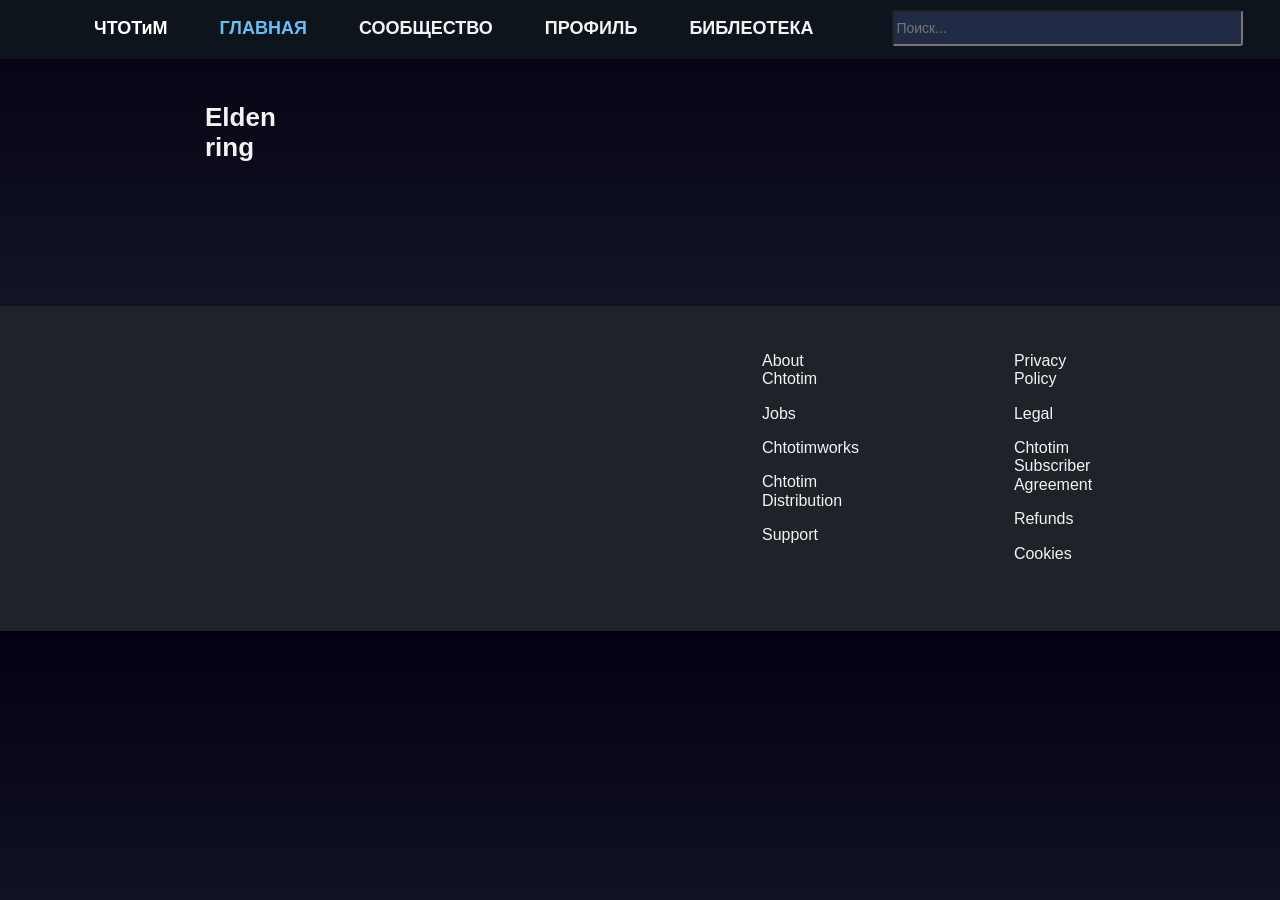
<file: game.html>
<!DOCTYPE html>
<html lang="en">
<head>
    <meta charset="UTF-8">
    <meta name="viewport" content="width=device-width, initial-scale=1.0">
    <title>Document</title>
    <link rel="stylesheet" href="./styles.css" />
    <link rel="stylesheet" href="./normalize.css" />
</head>
<body class="body__game">
    <header class="header">
        <div class="nav__container">
            <div class="logo">ЧТОТиМ</div>
            <a class="active__button" href='#'>ГЛАВНАЯ</a>
            <a class="static__button" href='#'>СООБЩЕСТВО</a>
            <a class="static__button" href='#'>ПРОФИЛЬ</a>
            <a class="static__button" href='#'>БИБЛЕОТЕКА</a>
        </div>
        <form class="header__form">
            <input class="header__search" type="search" placeholder="Поиск...">
        </form>
        <div class="buttons__container">
            <div class="button">
                <div class="tracking__button--image"></div>
            </div>
            <div class="button"></button>
                <div class="notification__button--image"></div>
            </div>
            <div class="profile__button"></button>
                <div class="profile__button--image"></div>
                <div class="profile__button--user-name">exam name</div>
                <div class="profile__rating--container">
                    <div class="profile__button--rating-dynamic">4.25</div>
                    <div class="profile__button--rating-static">/5</div>
                </div>
            </div>
        </div>
    </header>
    <main class="main__game">
        <div class="title__container">
            <div class="title__game">Elden ring</div>
            <div class="slide__favorite--button">
                <div class="favorite__text">Избранное</div>
                <div class="favorite__icon"></div>
            </div>
        </div>
        <div class="game__main--block">
            
        </div>

    </main>
    <footer class="footer">
        <div class="footer__first--container">
            <a class="footer__text">About Chtotim</a>
            <a class="footer__text">Jobs</a>
            <a class="footer__text">Chtotimworks</a>
            <a class="footer__text">Chtotim Distribution</a>
            <a class="footer__text">Support</a>
        </div>
        <div class="footer__second--container">
            <a class="footer__text">Privacy Policy</a>
            <a class="footer__text">Legal</a>
            <a class="footer__text">Chtotim Subscriber Agreement</a>
            <a class="footer__text">Refunds</a>
            <a class="footer__text">Cookies</a>
        </div>
        <a href="#" class="social__f">
            <div class="social__f--logo"></div>
        </a>
        <a href="#" class="social__x">
            <div class="social__x--logo"></div>
        </a>
    </footer>

</body>
</html>
</file>
<file: styles.css>
:root {
    --font-family: "Open Sans", sans-serif;
    --second-family: "Motiva Sans", sans-serif;
    --third-family: "Inter", sans-serif;
}

a {
    text-decoration: none;
}

.body {
    width: 100%;
    max-width: 1920px;
    display: flex;
    align-items: center;
    justify-content: space-evenly;
    background: linear-gradient(180deg, #040011 0%, #202b3c 100%, #202b3c 100%);
    flex-direction: column;

}
.body__game {
    width: 100%;
    max-width: 1920px;
    display: flex;
    justify-content: space-evenly;
    background: linear-gradient(180deg, #040011 0%, #202b3c 100%, #202b3c 100%);
    flex-direction: column;

}

.header {
    display: flex;
    width: 100%;
    height: 59px;
    background: #0e141b;
}

.nav__container {
    display: flex;
    gap: 52px;
    margin-left: 94px;
    margin-top: 18px;
}

.logo {
    font-family: var(--font-family);
    font-weight: 700;
    font-size: 18px;
    color: #fff;
}

.active__button {
    font-family: var(--font-family);
    font-weight: 700;
    font-size: 18px;
    color: #66c0f4;
}

.static__button {
    font-family: var(--font-family);
    font-weight: 700;
    font-size: 18px;
    color: #f3f3f3;
}

.header__form {
    margin-top: 10px;
    margin-left: 79px;
}

.header__search {
    border-radius: 3px;
    width: 351px;
    height: 36px;
    background: #212b45;
    font-family: var(--font-family);
    font-weight: 400;
    font-size: 14px;
    color: #fff;
}

.buttons__container {
    display: flex;
    margin-top: 10px;
    margin-left: 39px;
    gap: 10px;
}

.button {
    border-radius: 3px;
    width: 56px;
    height: 37px;
    background: #1e2329;
}

.tracking__button--image {
    margin-top: 6px;
    margin-left: 15px;
    background: url(./People.svg);
    width: 25px;
    height: 25px;
}

.notification__button--image {
    margin-top: 6px;
    margin-left: 15px;
    background: url(./Notifications.svg);
    width: 25px;
    height: 25px;
}

.profile__button {
    border-radius: 3px;
    width: 210px;
    height: 39px;
    background: #1e2329;
    display: flex;
    gap: 16px;
}

.profile__button--image {
    border-radius: 2px;
    width: 31px;
    height: 31px;
    margin-top: 4px;
    margin-left: 13.5px;
    background: url(./Sprite-00031.png);
}

.profile__button--user-name {
    margin-top: 10px;
    font-family: var(--font-family);
    font-weight: 400;
    font-size: 14px;
    color: #f3f3f3;
}

.profile__rating--container {
    margin-top: 10px;
    width: 42px;
    white-space: nowrap;
    flex-direction: row;
    display: flex;
}

.profile__button--rating-dynamic {
    font-family: var(--font-family);
    font-weight: 400;
    font-size: 14px;
    color: #3dea00;
}

.profile__button--rating-static {
    font-family: var(--font-family);
    font-weight: 400;
    font-size: 14px;
    color: #76808c;
}

.main__picture {
    width: 1920px;
    height: 636px;
    background: url(./main.png);
}

.title__rec {
    font-family: var(--font-family);
    font-weight: 700;
    font-size: 18px;
    color: #f3f3f3;
    margin-top: 130px;
    margin-left: 266px;
}

.rec__slide {
    border-radius: 5px;
    padding: 15px;
    width: 1281px;
    height: 489px;
    background: #0e141b;
    display: flex;
}

.swiper {
    width: 1330px;
    height: 489px;
}

.swiper-pagination-bullet {
    background: #4b619b;
    border-radius: 40px;
    width: 35px;
    height: 8px;
}

.slide__image {
    border-radius: 3px;
    width: 766px;
    height: 458px;
    background: url(./image48.png);
}

.slide__container {
    width: 468px;
    height: 229px;
    display: flex;
    flex-direction: column;
    margin-left: 17px;
}

.title__slide {
    font-family: var(--font-family);
    font-weight: 700;
    font-size: 26px;
    color: #f3f3f3;
    margin-top: 0px;
}

.slide__text {
    font-family: var(--font-family);
    font-weight: 400;
    font-size: 14px;
    color: #f3f3f3;
    margin-top: 0px;
}

.grid__container {
    display: grid;
    grid-template-columns: repeat(2, 231px);
    grid-template-rows: repeat(2, 111px);
    grid-column-gap: 7px;
    grid-row-gap: 7px;
}

.grid__elem--1 {
    border-radius: 3px;
    width: 231px;
    height: 111px;
    background: url(./image49.png);
}

.grid__elem--2 {
    border-radius: 3px;
    width: 231px;
    height: 111px;
    background: url(./image50.png);
}

.grid__elem--3 {
    border-radius: 3px;
    width: 231px;
    height: 111px;
    background: url(./image51.png);
}

.grid__elem--4 {
    border-radius: 3px;
    width: 231px;
    height: 111px;
    background: url(./image52.png);
}

.style__container {
    margin-top: 17px;
    display: flex;
    flex-direction: row;
    gap: 4px;
}

.style__block {
    display: flex;
    border-radius: 3px;
    height: 32px;
    background: #1e2329;
    padding-left: 13px;
    padding-right: 13px;
}

.style__name {
    text-align: center;
    font-family: var(--font-family);
    font-weight: 400;
    font-size: 12px;
    text-align: center;
    color: #76808c;
}

.style__add {
    align-items: center;
    align-self: center;
    background: url(./Vector.svg);
    width: 11px;
    height: 11px;
}

.slide__footer--container {
    display: flex;
    flex-direction: row;
    margin-top: 17px;
}

.slide__favorite--button {
    border-radius: 3px;
    width: 161px;
    height: 44px;
    background: #1e2329;
    display: flex;
}

.favorite__text {
    font-family: var(--font-family);
    font-weight: 400;
    font-size: 16px;
    color: #f3f3f3;
    margin-top: 11px;
    margin-left: 20px;
}

.favorite__icon {
    background: url(./Favoriteborder.svg);
    width: 25px;
    height: 24px;
    margin-top: 10px;
    margin-left: 10px;
}

.slide__rating {
    font-family: var(--font-family);
    font-weight: 700;
    font-size: 18px;
    text-align: right;
    color: #f3f3f3;
    margin-left: 62px;
    margin-top: 9.5px;
}

.slide__rating--dynamic {
    font-family: var(--font-family);
    font-weight: 700;
    font-size: 18px;
    text-align: right;
    color: #3dea00;
    margin-top: 9.5px;
    margin-left: 5px;
}

.slide__button--review {
    border-radius: 3px;
    width: 122px;
    height: 44px;
    display: flex;
    background: #4b619b;
    margin-left: 13px;
}

.review__text {
    font-family: var(--font-family);
    font-weight: 400;
    font-size: 16px;
    color: #f3f3f3;
    margin-top: 11px;
    margin-left: 26.5px;
}

.container__release {
    margin-left: 266px;
    margin-top: 74px;
    display: flex;
    flex-direction: row;
    gap: 1161px;
}

.title__release {
    font-family: var(--font-family);
    font-weight: 700;
    font-size: 18px;
    color: #f3f3f3;
}

.show-more {
    border: 1px solid rgba(118, 128, 140, 0.2);
    border-radius: 3px;
    width: 149px;
    height: 33px;
    font-family: var(--font-family);
    font-weight: 400;
    font-size: 16px;
    color: #76808c;
    background: rgba(118, 128, 140, 0.2);
}

.main__swiper {
    width: 1330px;
    height: 416px;
    margin-top: 30px;

}

.release__slide {
    width: 1279px;
    height: 338px;
    display: flex;
    gap: 20px;
    margin-top: 30px;
    margin-left: 10px;

}

.item__card {
    border-radius: 5px;
    width: 409px;
    height: 338px;
    background: #0e141b;
    display: flex;
    flex-direction: column;
}

.card__image {
    background: url(./image9.png);
    border-radius: 3px;
    width: 379px;
    height: 197px;
    margin-top: 15px;
    margin-left: 15px;
}

.card__name {
    font-family: var(--font-family);
    font-weight: 700;
    font-size: 22px;
    color: #f3f3f3;
    margin-left: 15px;
    margin-top: 18px;
}

.card__elem--container {
    display: flex;
    flex-direction: row;
    margin-left: 15px;
    margin-top: 18px;
}

.win__logo {
    background: url(./1vector.svg);
    width: 21px;
    height: 22px;
    margin-top: 7px;
}

.release-date {
    font-family: var(--font-family);
    font-weight: 400;
    font-size: 14px;
    color: #76808c;
    margin-top: 11px;
    margin-left: 12px;
}

.rating__block {
    border-radius: 3px;
    width: 60px;
    height: 39px;
    background: #a1cd44;
    margin-left: 25px;
}

.rating__number {
    text-align: center;
    margin-top: 6px;
    font-family: var(--font-family);
    font-weight: 700;
    font-size: 22px;
    color: #000;
}

.message-count {
    font-family: var(--font-family);
    font-weight: 400;
    font-size: 14px;
    color: #fff;
    width: 91px;
    margin-top: 4px;
    margin-left: 25px;
}

.slide__favorite--button--small {
    border-radius: 3px;
    width: 47px;
    height: 44px;
    background: #1e2329;
    margin-left: 20px;
}

.container__free {
    margin-left: 266px;
    margin-top: 74px;
    display: flex;
    flex-direction: row;
    gap: 1058px;
}

.card__image--D2 {
    border-radius: 3px;
    width: 379px;
    height: 197px;
    margin-top: 15px;
    margin-left: 15px;
    background: url(./image149.png);
}

.card__image--HI {
    border-radius: 3px;
    width: 379px;
    height: 197px;
    margin-top: 15px;
    margin-left: 15px;
    background: url(./image1265.png);
}

.card__image--TF2 {
    border-radius: 3px;
    width: 379px;
    height: 197px;
    margin-top: 15px;
    margin-left: 15px;
    background: url(./image12313.png);
}

.container__trand {
    gap: 1152px;
    margin-left: 266px;
    margin-top: 74px;
    display: flex;
    flex-direction: row;
}

.card__image--CS2 {
    border-radius: 3px;
    width: 379px;
    height: 197px;
    margin-top: 15px;
    margin-left: 15px;
    background: url(./ck2.png);
}

.card__image--WM {
    border-radius: 3px;
    width: 379px;
    height: 197px;
    margin-top: 15px;
    margin-left: 15px;
    background: url(./imagewlm.png);
}

.card__image--TB {
    border-radius: 3px;
    width: 379px;
    height: 197px;
    margin-top: 15px;
    margin-left: 15px;
    background: url(./imagetb.png);
}

.container__leaders {
    gap: 1072px;
    margin-left: 266px;
    margin-top: 74px;
    display: flex;
    flex-direction: row;
}

.footer {
    width: 100%;
    max-width: 1920px;
    display: flex;
    flex-direction: row;
    background: #1e2329;
    height: 325px;
    margin-top: 143px;
}

.footer__first--container {
    display: flex;
    flex-direction: column;
    gap: 16px;
    margin-top: 46px;
    margin-left: 762px;
}

.footer__text {
    font-family: var(--font-family);
    font-weight: 400;
    font-size: 16px;
    color: #f3f3f3;
}

.footer__second--container {
    display: flex;
    flex-direction: column;
    gap: 16px;
    margin-top: 46px;
    margin-left: 155px;
}

.social__f {
    border-radius: 3px;
    width: 47px;
    height: 47px;
    background: rgba(118, 128, 140, 0.05);
    align-content: center;
    margin-left: 246px;
    margin-top: 53px;


}

.social__x--logo {
    background: url(./x.png);
    width: 21px;
    height: 22px;
    margin-left: 10px;
}

.social__f--logo {
    background: url(./f.png);
    margin-left: 17px;
    width: 14px;
    height: 26px;

}

.social__x {
    border-radius: 3px;
    width: 47px;
    height: 47px;
    background: rgba(118, 128, 140, 0.05);
    align-content: center;
    margin-top: 53px;
    margin-left: 13px;
}

.title__game{
        font-family: var(--font-family);
    font-weight: 700;
    font-size: 26px;
    color: #f3f3f3;
    margin-top: 9px;
}
.title__container{
    display: flex;
    flex-direction: row;
    margin-top: 35px;
    margin-left: 205px;
    gap: 1230px;
}
.game__main--block{
    display: flex;
    flex-direction: row;
}
</file>
